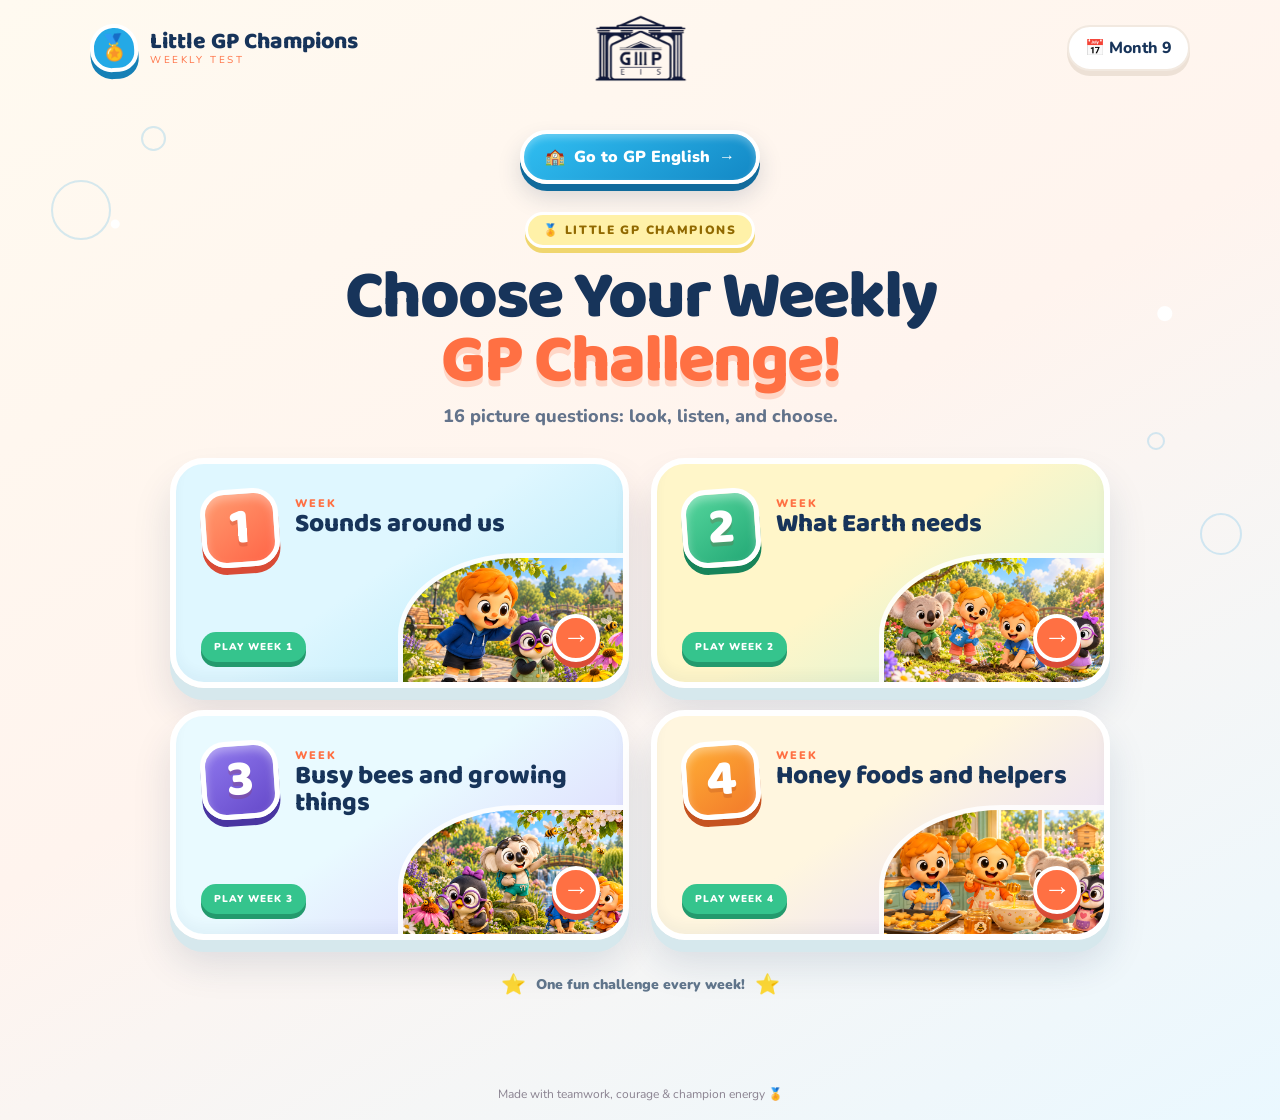
<file: index.html>
<!doctype html><html lang="en"><meta charset="utf-8"><meta name="viewport" content="width=device-width,initial-scale=1"><title>Month 9 · Level B</title><meta http-equiv="refresh" content="0;url=reports/level-b/index.html"><script>location.replace("reports/level-b/index.html"+location.search+location.hash)</script><a href="reports/level-b/index.html">Open Month 9 Level B</a></html>
</file>
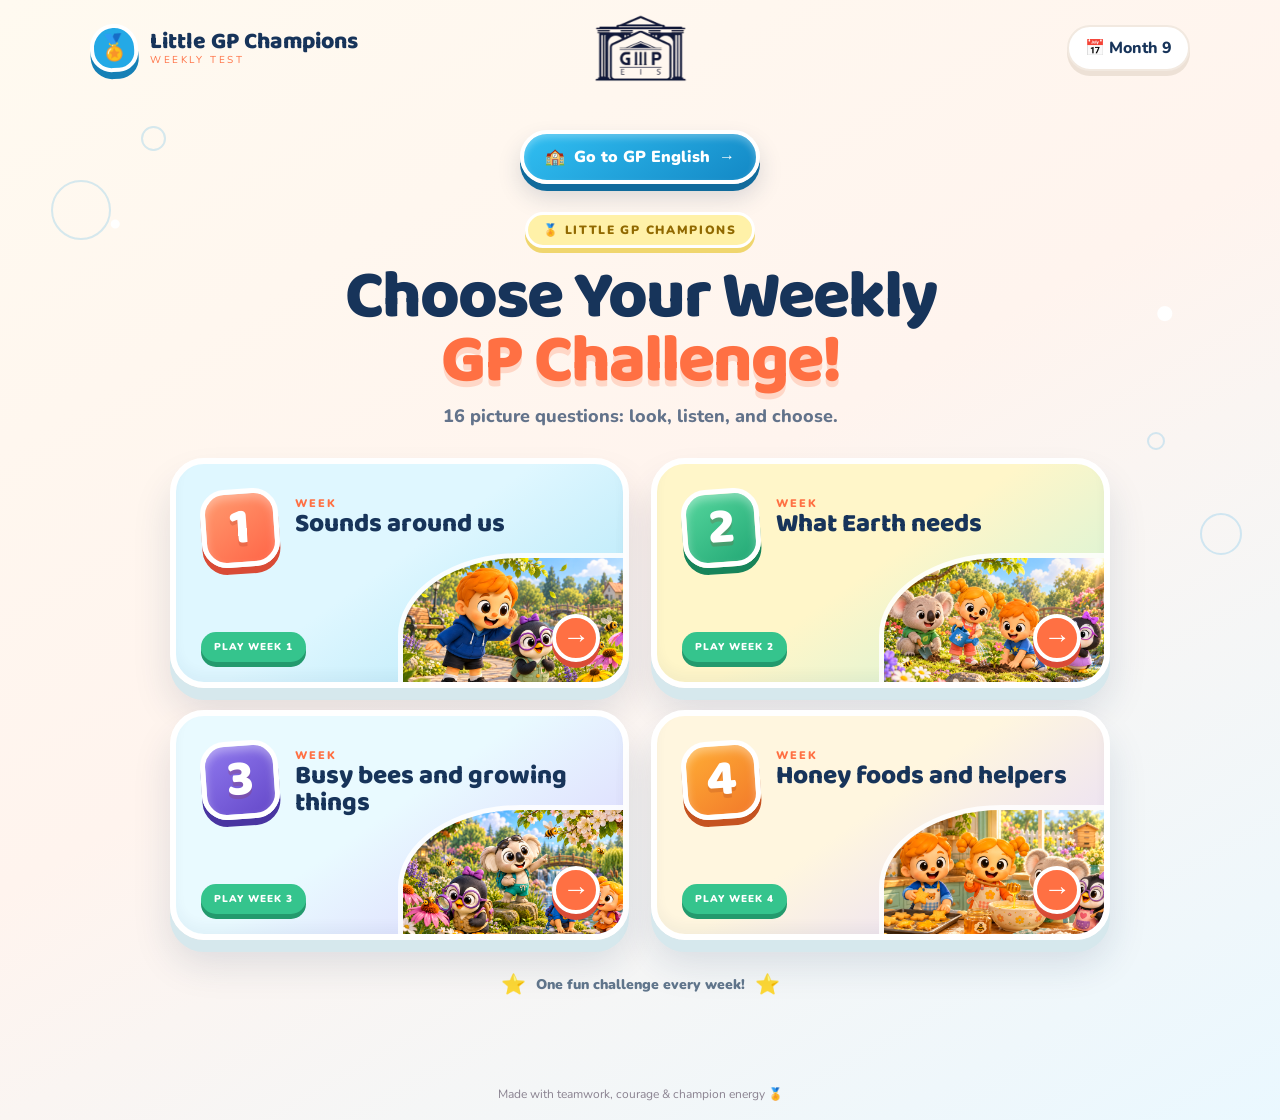
<file: reports/level-b/index.html>
<!doctype html>
<html lang="en">
<head>
  <meta charset="UTF-8" />
  <meta name="viewport" content="width=device-width, initial-scale=1.0" />
  <meta name="theme-color" content="#ff7a3d" />
  <meta name="description" content="Level B Month 9 weekly learning report with phonics words, key words and sentences, comprehension, and math." />
  <title>Level B Month 9 Weekly Report</title>
  <link rel="preconnect" href="https://fonts.googleapis.com" />
  <link rel="preconnect" href="https://fonts.gstatic.com" crossorigin />
  <link href="https://fonts.googleapis.com/css2?family=Baloo+2:wght@600;700;800&family=Nunito:wght@600;700;800&display=swap" rel="stylesheet" />
  <link rel="stylesheet" href="styles.css?v=4da3e5a7cd" />
</head>
<body>
  <div class="bubble-field" aria-hidden="true"><i></i><i></i><i></i><i></i><i></i></div>
  <main class="app-shell">
    <header class="brand">
      <a href="#welcome" id="home-logo" class="logo" aria-label="Return to the Little GP Champions opening page">
        <span class="logo-mark">🏅</span>
        <span><strong>Little GP Champions</strong><small>Weekly Test</small></span>
      </a>
      <img class="school-logo" src="assets/reused/images/gip-eis-logo.webp" alt="GIP EIS school logo" decoding="async" />
      <div id="week-pill" class="week-pill">📅 Month 9</div>
    </header>

    <section id="week-select" class="screen week-select-screen active" aria-labelledby="week-select-title">
      <a class="gp-english-link" href="https://www.gpeisenglish.com/copy-of-level-b-weekly-08">
        <span aria-hidden="true">🏫</span> Go to GP English <span aria-hidden="true">→</span>
      </a>
      <div class="week-select-heading">
        <span class="week-select-kicker">🏅 LITTLE GP CHAMPIONS</span>
        <h1 id="week-select-title">Choose Your Weekly<br /><em>GP Challenge!</em></h1>
        <p>16 picture questions: look, listen, and choose.</p>
      </div>
      <div class="week-grid" aria-label="Choose a weekly test">
        <button id="week-1-btn" class="week-card week-card-ready" type="button" aria-label="Open the Week 1 weekly test">
          <span class="week-number">1</span>
          <span class="week-card-copy"><small>WEEK</small><strong>Week 1</strong></span>
          <span class="week-card-arrow" aria-hidden="true">→</span>
          <img alt="" aria-hidden="true" decoding="async" />
          <span class="ready-ribbon">PLAY WEEK 1</span>
        </button>
        <button id="week-2-btn" class="week-card week-card-ready week-two" type="button" aria-label="Open the Week 2 weekly test">
          <span class="week-number">2</span>
          <span class="week-card-copy"><small>WEEK</small><strong>Week 2</strong></span>
          <span class="week-card-arrow" aria-hidden="true">→</span>
          <img alt="" aria-hidden="true" decoding="async" />
          <span class="ready-ribbon">PLAY WEEK 2</span>
        </button>
        <button id="week-3-btn" class="week-card week-card-ready week-three" type="button" aria-label="Open the Week 3 weekly test">
          <span class="week-number">3</span>
          <span class="week-card-copy"><small>WEEK</small><strong>Week 3</strong></span>
          <span class="week-card-arrow" aria-hidden="true">→</span>
          <img alt="" aria-hidden="true" decoding="async" />
          <span class="ready-ribbon">PLAY WEEK 3</span>
        </button>
        <button id="week-4-btn" class="week-card week-card-ready week-four" type="button" aria-label="Open the Week 4 weekly test">
          <span class="week-number">4</span>
          <span class="week-card-copy"><small>WEEK</small><strong>Week 4</strong></span>
          <span class="week-card-arrow" aria-hidden="true">→</span>
          <img alt="" aria-hidden="true" decoding="async" />
          <span class="ready-ribbon">PLAY WEEK 4</span>
        </button>
      </div>
      <div class="week-select-footer"><span>⭐</span> One fun challenge every week! <span>⭐</span></div>
    </section>

    <section id="welcome" class="screen welcome-screen" aria-labelledby="welcome-title">
      <div class="hero-copy">
        <button id="all-weeks-btn" class="all-weeks-btn" type="button"><span aria-hidden="true">←</span> All Weeks</button>
        <h1 id="welcome-title">Ready for Your Weekly<br /><em>GP Challenge?</em></h1>
        <p>16 questions with pictures and listening.</p>
        <label class="name-label" for="student-name">Your name</label>
        <div class="name-row">
          <input id="student-name" maxlength="20" autocomplete="given-name" placeholder="Type your name..." />
          <button id="start-btn" class="primary-btn" type="button">Let’s Go! <span>→</span></button>
        </div>
        <p id="week-learning-summary" class="week-learning-summary"></p>
        <div class="lesson-chips" aria-label="Test sections">
          <span class="pink">Aa <b>Phonics</b></span><span class="yellow">💬 <b>Words &amp; Sentences</b></span>
          <span class="blue">📖 <b>Comprehension</b></span><span class="green">123 <b>Math</b></span>
        </div>
      </div>
      <div class="grooming-scene report-hero-scene" aria-label="GP Friends welcome Level B learners">
        <div class="level-badge"><span>⭐</span><b>LEVEL B</b><small>GP Friends</small></div>
        <img id="week-hero-image" class="cycling-friends-hero" alt="GP Friends welcome the learner" decoding="async" fetchpriority="high" />
        <div class="scene-sparkles" aria-hidden="true"><span>⭐</span><span>⚽</span><span>✦</span><span>🎾</span></div>
      </div>
    </section>

    <section id="quiz" class="screen quiz-screen" aria-labelledby="question-text">
      <div class="quiz-top">
        <button id="quit-btn" class="icon-btn" type="button" aria-label="Return to start">⌂</button>
        <div class="progress-wrap">
          <div class="progress-label"><span id="section-label">Phonics</span><b id="progress-label">1 of 16</b></div>
          <div class="progress-track"><div id="progress-bar"></div></div>
        </div>
        <div id="question-paw" class="paw-count">🏅 <span>1</span></div>
      </div>
      <article class="question-card">
        <div id="mascot" class="mini-mascot" aria-hidden="true">🏀</div>
        <div id="question-tag" class="question-tag">PHONICS WORD</div>
        <h2 id="question-text"></h2>
        <p id="question-hint" class="question-hint"></p>
        <div id="question-visual" class="question-visual" hidden></div>
        <img id="question-image" class="question-image" alt="" hidden />
        <strong id="question-image-label" class="question-image-label" hidden></strong>
        <button id="question-listen-btn" class="choice-listen question-listen" type="button" aria-label="Listen to the question again"><span aria-hidden="true">🔊</span> Hear the question</button>
        <div id="choices" class="choices"></div>
        <div id="feedback" class="feedback" role="status" aria-live="polite"></div>
        <div id="practice-popup" class="practice-popup" role="status" aria-live="polite" hidden>
          <div><small>OPTIONAL: LISTEN AGAIN</small><strong id="practice-text"></strong></div>
          <button id="practice-replay" class="practice-speaker" type="button" aria-label="Hear the answer again" title="Listen again">🔊</button>
        </div>
        <button id="next-btn" class="primary-btn next-btn" type="button">Next question <span>→</span></button>
      </article>
      <p class="helper-text">Choose the answer that feels right. You’ve got this! 🌟</p>
    </section>

    <section id="results" class="screen results-screen" aria-labelledby="results-title">
      <div class="celebration" aria-hidden="true">✦ 🎉 ✦</div>
      <div class="results-heading">
        <div class="medal">🏅</div>
        <div><div class="eyebrow">You crossed the finish line!</div><h1 id="results-title">Amazing work!</h1><p id="student-report-name" class="student-report-name"></p><p id="results-message"></p></div>
      </div>
      <div class="results-layout no-dressup">
        <button id="dressup-card" class="dressup-card" type="button" aria-haspopup="dialog" disabled hidden>
          <span class="dressup-badge">NEW REWARD</span>
          <span class="dressup-title">GP Friends Dress-Up</span>
          <img class="dressup-gift" src="assets/reused/images/kids-3d-present-box.webp" alt="A colorful present box containing the GP Friend dress-up reward" loading="lazy" decoding="async" />
          <span class="dressup-prompt">Tap to open the locker →</span>
        </button>
        <div class="report-main">
          <div class="results-grid">
            <article class="score-card">
              <div class="score-ring"><span id="score-number">0</span><small id="score-denominator">/ 16</small></div>
              <h2 id="score-title">Champion!</h2><p id="score-note"></p>
            </article>
            <article class="chart-card">
              <div class="card-title"><div><span class="mini-label">YOUR GP RESULTS</span><h2>Skills at a glance</h2></div><span id="percent-badge">0%</span></div>
              <div id="skill-chart" class="skill-chart"></div>
            </article>
          </div>
          <article class="analysis-card">
            <div class="analysis-icon">📣</div><div><span class="mini-label">GP FRIEND’S NOTE</span><h2>Your next learning step</h2><p id="analysis-text"></p></div>
          </article>
        </div>
      </div>
      <details class="review-card">
        <summary>See all my answers <span>⌄</span></summary>
        <div id="answer-review" class="answer-review"></div>
      </details>
      <div class="result-actions"><button id="print-btn" class="secondary-btn" type="button">🖨 Print report</button><button id="restart-btn" class="secondary-btn" type="button">↻ Try again</button><button id="capture-btn" class="camera-btn" type="button">📸 Capture report</button></div>
    </section>
  </main>
  <footer>Made with teamwork, courage & champion energy 🏅</footer>
  <div id="capture-modal" class="capture-modal" role="dialog" aria-modal="true" aria-labelledby="capture-title" hidden>
    <div class="capture-dialog">
      <button id="capture-close" class="capture-close" type="button" aria-label="Close report preview">×</button>
      <div class="eyebrow">Your report picture</div>
      <h2 id="capture-title">Ready to save or share!</h2>
      <div class="capture-preview"><img id="capture-image" alt="Preview of the captured weekly test report" /></div>
      <p id="share-note" class="share-note">Download it to this device or share it using an available app.</p>
      <div class="capture-actions"><button id="download-capture" class="secondary-btn" type="button">⬇ Download</button><button id="share-capture" class="primary-btn" type="button">Share report ↗</button></div>
    </div>
  </div>
  <div id="dressup-modal" class="dressup-modal" role="dialog" aria-modal="true" aria-labelledby="dressup-title" hidden>
    <div class="dressup-dialog">
      <button id="dressup-close" class="capture-close" type="button" aria-label="Close dress-up activity">×</button>
      <div class="dressup-modal-heading"><div><div class="eyebrow">Your score reward</div><h2 id="dressup-title">Champion Dress-Up!</h2><p id="dressup-unlock-message"></p></div><button id="dressup-reset" class="secondary-btn dressup-reset" type="button">↻ Start over</button></div>
      <div class="dressup-game">
        <div id="character-dropzone" class="character-dropzone" tabindex="0" aria-label="Drop unlocked clothes and accessories on the character">
          <span class="drop-hint">Drag or tap an item to dress your GP Friend</span>
          <div class="character-stage">
            <img id="dressup-character" alt="GP Friend dress-up preview" loading="lazy" decoding="async" />
            <video id="dressup-celebration-video" class="dressup-video" playsinline preload="none" data-stream-lesson="report-dressup" aria-label="Dress-up celebration animation" hidden></video>
          </div>
          <div id="dressup-status" class="dressup-status" role="status" aria-live="polite">Choose your first unlocked item.</div>
          <button id="replay-clip" class="secondary-btn replay-clip" type="button" hidden>▶ Replay clip</button>
        </div>
        <div class="item-locker" aria-label="Dress-up items">
          <h3>My Locker</h3>
          <p>Unlocked items are ready to drag!</p>
          <div class="dressup-items">
            <button class="dressup-item locked" type="button" draggable="false" data-order="0" disabled aria-disabled="true"><span class="lock-mark" aria-hidden="true">🔒</span><img alt="" /><b>Reward item 1</b></button>
            <button class="dressup-item locked" type="button" draggable="false" data-order="1" disabled aria-disabled="true"><span class="lock-mark" aria-hidden="true">🔒</span><img alt="" /><b>Reward item 2</b></button>
            <button class="dressup-item locked" type="button" draggable="false" data-order="2" disabled aria-disabled="true"><span class="lock-mark" aria-hidden="true">🔒</span><img alt="" /><b>Reward item 3</b></button>
            <button class="dressup-item locked" type="button" draggable="false" data-order="3" disabled aria-disabled="true"><span class="lock-mark" aria-hidden="true">🔒</span><img alt="" /><b>Reward item 4</b></button>
          </div>
        </div>
      </div>
    </div>
  </div>
  <link rel="stylesheet" href="../../apps/shared/stream-player.css?v=d7e857f8fe36"><script src="../../apps/shared/vendor/hls-1.7.3.min.js?v=a12e7ee1cd64"></script><script src="../../apps/shared/stream-media.js?v=151a0c2eee8b"></script><script src="../../apps/shared/stream-player.js?v=99e993da6cfd"></script>
  <script src="report-period.js?v=c4a3de1f02"></script>
  <script src="assets/reused/vendor/html2canvas.min.js"></script>
  <script src="questions-month9.js?v=0c6ebce9d2"></script>
  <script src="dressup-month9.js?v=d7c10f70e8"></script>
  <script src="../shared/recorded-narration.js?v=ee9c266592"></script>
  <script src="script.js?v=84b2d32b94c1"></script>
</body>
</html>
</file>
<file: reports/level-b/styles.css>
:root{--ink:#17345a;--muted:#63738b;--cream:#fffaf0;--card:#fff;--pink:#ff7043;--pink-soft:#ffe5d8;--yellow:#ffc928;--yellow-soft:#fff1a8;--blue:#24a9e6;--blue-soft:#dff4ff;--green:#35c48d;--green-soft:#d9f7e9;--purple:#725bd6;--shadow:0 18px 50px rgba(26,62,105,.14)}
body .capture-export-stage{left:-20000px;pointer-events:none}
.hero-copy #welcome-title{margin-top:4px}.hero-copy #welcome-title em{display:inline-block;text-shadow:0 7px 0 #ffd0bd;transform:rotate(-2deg)}.hero-copy .name-label{margin-top:24px}.scene-sparkles span{position:absolute;z-index:6;display:grid;place-items:center;width:46px;height:46px;border:4px solid #fff;border-radius:50%;background:linear-gradient(145deg,#fff,#fff3b5);box-shadow:0 7px 0 #e7bd3e,0 13px 20px rgba(23,52,90,.18);font-size:23px}.scene-sparkles span:nth-child(1){left:-20px;top:78px;transform:rotate(-10deg)}.scene-sparkles span:nth-child(2){right:-18px;top:140px;transform:rotate(9deg)}.scene-sparkles span:nth-child(3){left:18px;bottom:30px;color:#ff7043;transform:scale(.78)}.scene-sparkles span:nth-child(4){right:28px;bottom:22px;transform:rotate(12deg) scale(.86)}
.sound-choice{background:linear-gradient(145deg,#fff,#e8f8ff)!important}.recorded-listen.speaking{border-color:var(--blue);color:#137dab;background:#dff4ff;animation:audioPulse .65s infinite alternate}@keyframes audioPulse{to{transform:translateY(-2px);box-shadow:inset 0 4px 8px rgba(255,255,255,.8),0 7px 0 #83d6f3,0 12px 20px rgba(36,169,230,.2)}}
.sound-choice:has(.sound-choice-picture){min-height:245px;padding:12px}.sound-choice .sound-choice-picture{width:min(180px,100%);height:auto;aspect-ratio:1;object-fit:cover;margin:0 auto 10px;border:4px solid #fff;border-radius:22px;box-shadow:0 6px 14px rgba(23,52,90,.13)}.sound-choice-label{font:900 19px "Nunito",sans-serif}.sound-choice small{margin-top:4px}
.sound-choice:has(.sound-choice-letter){min-height:230px;padding:16px}.sound-choice-letter{display:grid;place-items:center;width:150px;height:150px;margin:0 auto 8px;border:5px solid #fff;border-radius:34px;background:linear-gradient(145deg,#ffd862,#ff9f43);box-shadow:0 8px 0 #de7c21,0 14px 24px rgba(37,52,88,.2);color:#fff;font:900 112px/1 "Baloo 2",sans-serif;text-shadow:0 5px 0 rgba(105,54,15,.2)}
.sound-choice.listening-locked{border-color:#ddd6cf!important;background:linear-gradient(145deg,#f7f4f1,#ece7e2)!important;color:#8a8290;opacity:.72;box-shadow:inset 0 -5px 9px rgba(23,52,90,.035),0 4px 0 #d7d0ca!important;cursor:not-allowed}.recorded-listen.heard{border-color:var(--green);background:var(--green-soft);color:#277f62}.recorded-listen.heard b{display:grid;place-items:center;width:20px;height:20px;border-radius:50%;background:var(--green);color:#fff;font-size:12px}
.cycling-friends-hero{position:absolute;inset:0;width:100%;height:100%;object-fit:cover;border-radius:inherit}.report-hero-scene .welcome-podium{left:20%;right:20%;bottom:18px;height:58px;background:linear-gradient(145deg,rgba(255,141,91,.96),rgba(255,102,71,.96));backdrop-filter:blur(3px)}
.capture-export .score-card,.capture-export .chart-card,.capture-export .analysis-card{box-shadow:none!important;border:2px solid #eadfd7}.capture-export .dressup-card{box-shadow:none!important}
@media(max-width:760px){.report-hero-scene{min-height:450px!important}.character-card{top:78px;height:305px}.welcome-podium{bottom:26px;height:62px}.report-hero-scene .scene-tag{display:none}}
.report-hero-scene{overflow:visible!important;background:linear-gradient(145deg,#dff7ff,#bee9fb 55%,#fff1b7)!important;border:8px solid #fff;box-shadow:inset 0 0 0 7px rgba(36,169,230,.16),0 22px 0 #acddeb,0 34px 50px rgba(23,52,90,.2)!important}.level-badge{position:absolute;z-index:5;top:-28px;left:50%;transform:translateX(-50%) rotate(-2deg);display:grid;grid-template-columns:auto auto;align-items:center;gap:0 7px;padding:8px 22px;border:5px solid #fff;border-radius:22px;background:linear-gradient(145deg,#ffdd54,#ffad28);color:#17345a;box-shadow:0 8px 0 #e99520,0 14px 24px rgba(117,76,14,.2)}.level-badge span{grid-row:1/3;font-size:27px}.level-badge b{font:800 20px/1 "Baloo 2"}.level-badge small{font-weight:900;letter-spacing:1px}.character-card{position:absolute;z-index:3;top:72px;width:46%;height:335px;padding:33px 10px 8px;border:6px solid #fff;border-radius:34px;background:#fff;box-shadow:inset 0 0 0 4px rgba(36,169,230,.12),0 14px 0 #9edbea,0 23px 32px rgba(23,52,90,.18);overflow:hidden}.character-card.boy-card{left:3%;transform:rotate(-4deg)}.character-card.girl-card{right:3%;transform:rotate(4deg);box-shadow:inset 0 0 0 4px rgba(255,112,67,.12),0 14px 0 #ffc4ad,0 23px 32px rgba(23,52,90,.18)}.character-card span{position:absolute;z-index:2;top:9px;left:50%;transform:translateX(-50%);padding:4px 14px;border-radius:99px;background:#17345a;color:#fff;font:800 13px "Baloo 2";letter-spacing:1px}.character-card img{width:100%;height:100%;object-fit:cover;border-radius:20px}.welcome-podium{position:absolute;z-index:4;left:14%;right:14%;bottom:35px;height:70px;display:grid;place-items:center;border:5px solid #fff;border-radius:20px 20px 35px 35px;background:linear-gradient(#ff8d5b,#ff6647);box-shadow:0 12px 0 #d94935,0 20px 28px rgba(91,42,29,.24)}.welcome-podium span{padding:7px 16px;border-radius:99px;background:#fff;color:#17345a;font:900 13px "Nunito";letter-spacing:1px}.report-hero-scene .scene-tag{z-index:6;left:-22px!important;bottom:-30px!important}.capture-export-stage{position:fixed;z-index:-9999;left:-20000px;top:0;width:1200px;padding:34px 40px;background:#fff9ef}.results-screen.capture-export{display:block!important;width:1120px!important;max-width:none!important;margin:0!important;padding:22px 28px 30px!important;background:linear-gradient(145deg,#fffaf0,#eefaff);font-family:"Nunito",sans-serif}.capture-export .celebration{font-size:22px;line-height:1;margin:0 0 4px}.capture-export .results-heading{margin:0 0 14px;gap:16px}.capture-export .results-heading h1{font-size:38px;margin:0}.capture-export .results-heading .eyebrow{font-size:11px}.capture-export .results-heading p{font-size:12px}.capture-export .medal{width:72px;height:72px;font-size:42px;border-width:4px;box-shadow:0 6px 0 #ffd86d}.capture-export .results-layout{grid-template-columns:230px minmax(0,1fr);gap:16px}.capture-export .dressup-card{padding:16px 12px;min-height:0;border-width:3px;box-shadow:0 10px 0 #b4e9dc}.capture-export .dressup-title{font-size:20px;margin-top:7px}.capture-export .dressup-gift{max-width:145px;margin-top:2px;filter:none}.capture-export .dressup-prompt{font-size:10px;margin-top:7px;padding:6px 9px}.capture-export .results-grid{grid-template-columns:.75fr 1.7fr;gap:16px}.capture-export .score-card,.capture-export .chart-card{padding:20px}.capture-export .score-ring{width:118px;height:118px;border-width:7px;padding-top:30px}.capture-export .score-ring span{font-size:39px}.capture-export .score-card h2{font-size:22px;margin-top:10px}.capture-export .card-title h2,.capture-export .analysis-card h2{font-size:20px}.capture-export .skill-chart{margin-top:13px;gap:10px}.capture-export .skill-row{grid-template-columns:92px 1fr 34px;gap:10px;font-size:12px}.capture-export .bar-track{height:15px}.capture-export .analysis-card{margin-top:15px;padding:17px 21px;gap:14px}.capture-export .analysis-icon{width:50px;height:50px;font-size:29px}.capture-export .analysis-card p{font-size:12px;line-height:1.35}.capture-export .review-card,.capture-export .result-actions{display:none!important}body .primary-btn,body .camera-btn{border:3px solid rgba(255,255,255,.8);box-shadow:inset 0 5px 8px rgba(255,255,255,.25),0 7px 0 #d54c3a,0 12px 20px rgba(23,52,90,.16)!important}body .camera-btn{box-shadow:inset 0 5px 8px rgba(255,255,255,.25),0 7px 0 #1888bd,0 12px 20px rgba(23,52,90,.16)!important}body .secondary-btn,body .choice-listen{box-shadow:inset 0 4px 8px rgba(255,255,255,.8),0 5px 0 #ddd1c6,0 9px 15px rgba(23,52,90,.1)}body .question-card,body .score-card,body .chart-card,body .analysis-card,body .review-card{border:5px solid #fff;box-shadow:inset 0 -5px 10px rgba(23,52,90,.035),0 13px 0 rgba(208,224,230,.8),0 24px 45px rgba(23,52,90,.14)}body .choice{border-width:4px;box-shadow:inset 0 -6px 10px rgba(23,52,90,.04),0 7px 0 #ded5cd,0 12px 18px rgba(23,52,90,.1)}body .choice:hover:not(:disabled){box-shadow:inset 0 -6px 10px rgba(23,52,90,.04),0 9px 0 #9eddf3,0 15px 22px rgba(23,52,90,.13)}
.question-image{display:block;width:min(240px,70%);aspect-ratio:1;object-fit:cover;margin:0 auto 18px;border:5px solid #fff;border-radius:28px;box-shadow:0 8px 22px rgba(45,91,120,.16)}.question-image.wide{width:min(560px,96%);aspect-ratio:16/9;object-fit:contain;background:#fff}.question-image[hidden]{display:none}
.question-image-label{display:table;position:relative;z-index:2;margin:-72px auto 30px;padding:10px 22px;border:4px solid #fff;border-radius:999px;background:linear-gradient(145deg,#7858d8,#5139ac);color:#fff;font-size:clamp(16px,2.5vw,23px);font-weight:1000;letter-spacing:.06em;line-height:1;box-shadow:0 6px 0 #392887,0 10px 20px rgba(55,39,132,.22)}.question-image-label[hidden]{display:none}
.question-visual{margin:0 auto 22px}.question-visual[hidden]{display:none}.number-comparison{display:flex;align-items:center;justify-content:center;gap:28px}.math-number{display:grid;place-items:center;width:130px;height:130px;border-radius:30px;color:#fff;font:800 94px/1 "Baloo 2";text-shadow:0 5px 0 rgba(20,52,90,.28),0 9px 16px rgba(20,52,90,.22);border:6px solid rgba(255,255,255,.8);box-shadow:inset 0 10px 12px rgba(255,255,255,.4),inset 0 -12px 15px rgba(20,52,90,.18),0 10px 0 #157dae,0 17px 24px rgba(20,52,90,.2);transform:rotate(-4deg)}.math-number.number-1{background:linear-gradient(145deg,#42c5ff,#168fd0)}.math-number.number-2{background:linear-gradient(145deg,#ff9870,#ff5e45);box-shadow:inset 0 10px 12px rgba(255,255,255,.4),inset 0 -12px 15px rgba(90,25,15,.16),0 10px 0 #d84432,0 17px 24px rgba(90,25,15,.18);transform:rotate(4deg)}.math-vs{color:var(--muted);font:800 22px "Baloo 2"}.pattern-strip{display:flex;align-items:center;justify-content:center;gap:12px}.pattern-tile{display:grid;place-items:center;width:120px;height:120px;border:4px solid #fff;border-radius:24px;background:#dff4ff;box-shadow:0 7px 0 #b7dcec;overflow:hidden}.pattern-tile img{width:100%;height:100%;object-fit:cover}.pattern-tile.empty{border:5px dashed #ff9c44;background:#fff7df;color:#ff7a3d;font:800 62px "Baloo 2";box-shadow:none}.choice-picture{display:block;width:110px;height:110px;object-fit:cover;margin:0 auto 7px;border-radius:20px}.choice:has(.choice-picture){padding:10px;min-height:170px}.choice>span{display:block}
@media(max-width:560px){.number-comparison{gap:13px}.math-number{width:96px;height:96px;border-radius:23px;font-size:70px}.pattern-strip{gap:6px}.pattern-tile{width:72px;height:72px;border-radius:16px}.pattern-tile.empty{font-size:42px}.choice-picture{width:88px;height:88px}}
.logo-mark{background:var(--blue)!important;box-shadow:0 7px 0 #1680b6!important}.grooming-scene{background:linear-gradient(145deg,#dff5ff,#bce8fb)!important}.pet{font-size:145px!important;top:105px!important}.shower{right:58px!important;top:48px!important;transform:rotate(8deg)!important}.tub{top:290px!important;width:330px!important;height:92px!important;background:repeating-linear-gradient(90deg,#ff7043 0 28px,#fff 28px 56px)!important;border-radius:15px!important;box-shadow:0 14px 0 #dc5730!important}.tub span{margin-top:19px!important;background:#17345a!important;color:#fff!important;letter-spacing:2px!important}.foam{top:242px!important;color:inherit!important;font-size:37px!important;letter-spacing:9px!important}.scene-tag{border-color:var(--green)!important}.mini-mascot{background:var(--yellow-soft)!important}
.results-heading .student-report-name{display:inline-block;margin:0 0 5px;padding:5px 14px;border-radius:99px;background:var(--pink-soft);color:#c9485d;font:800 18px "Baloo 2"}
.practice-popup{display:flex;align-items:center;justify-content:center;gap:14px;width:min(560px,100%);margin:12px auto 20px;padding:15px 20px;border:4px solid #fff;border-radius:22px;background:linear-gradient(145deg,#fff3a9,#ffd45f);color:var(--ink);box-shadow:inset 0 4px 8px rgba(255,255,255,.65),0 7px 0 #e7aa2e,0 13px 24px rgba(80,58,20,.16);text-align:left;animation:practice-pop .35s cubic-bezier(.2,1.5,.5,1)}.practice-popup[hidden]{display:none}.practice-speaker{display:grid;place-items:center;flex:0 0 auto;width:49px;height:49px;padding:0;border:3px solid #fff;border-radius:50%;background:var(--blue);font-size:25px;box-shadow:0 4px 0 #238abb;cursor:pointer;transition:.15s transform,.15s box-shadow}.practice-speaker:hover{transform:translateY(-2px);box-shadow:0 6px 0 #238abb}.practice-speaker:active{transform:translateY(3px);box-shadow:0 1px 0 #238abb}.practice-speaker:focus-visible{outline:4px solid var(--pink);outline-offset:3px}.practice-popup div{display:grid;flex:1;gap:2px}.practice-popup small{color:#9a6810;font-size:10px;font-weight:900;letter-spacing:1.5px}.practice-popup strong{font:800 clamp(18px,3vw,25px)/1.18 "Baloo 2"}@keyframes practice-pop{from{opacity:0;transform:translateY(12px) scale(.92)}to{opacity:1;transform:none}}
.answer-celebration{position:relative;z-index:4;transform-origin:center;will-change:transform,filter;outline:6px solid rgba(255,201,40,.45);outline-offset:5px}.fx-letter-pop{animation:letterAnswerPop 2.6s cubic-bezier(.2,.9,.25,1) both}.fx-octopus-wave{animation:octopusAnswerWave 2.6s ease-in-out both}.fx-olive-roll{animation:oliveAnswerRoll 2.6s ease-in-out both}.fx-omelet-hop{animation:omeletAnswerHop 2.6s cubic-bezier(.3,.8,.25,1) both}.fx-sentence-shine{animation:sentenceAnswerShine 2.6s ease-in-out both}.fx-sport-cheer{animation:sportAnswerCheer 2.6s ease-in-out both}.fx-picture-cheer{animation:pictureAnswerCheer 2.6s cubic-bezier(.25,.8,.3,1) both}.fx-sort-snap{animation:sortAnswerSnap 2.6s cubic-bezier(.2,.9,.25,1) both}.fx-number-jump{animation:numberAnswerJump 2.6s cubic-bezier(.25,.8,.25,1) both}.correct-spark-burst{position:absolute;z-index:3;inset:0;overflow:hidden;border-radius:34px;pointer-events:none}.correct-spark-burst span{--angle:calc(var(--spark)*45deg);position:absolute;left:50%;top:48%;color:#ffc928;font-size:clamp(20px,4vw,38px);text-shadow:0 3px 0 #fff;opacity:0;animation:sparkFly 1.25s ease-out calc(var(--spark)*.055s) 2}.correct-spark-burst span:nth-child(3n){color:#35c48d}.correct-spark-burst span:nth-child(3n+2){color:#24a9e6}@keyframes letterAnswerPop{0%{transform:scale(1) rotate(0);filter:none}18%{transform:scale(1.14) rotate(-8deg);filter:drop-shadow(0 12px 10px rgba(255,201,40,.45))}36%{transform:scale(1.07) rotate(8deg)}54%{transform:scale(1.14) rotate(-5deg)}72%{transform:scale(1.06) rotate(4deg)}100%{transform:scale(1) rotate(0);filter:none}}@keyframes octopusAnswerWave{0%,100%{transform:translateY(0) rotate(0);filter:none}20%{transform:translateY(-15px) rotate(-5deg);filter:saturate(1.15) drop-shadow(0 14px 10px rgba(36,169,230,.28))}40%{transform:translateY(-5px) rotate(5deg)}60%{transform:translateY(-14px) rotate(-4deg)}80%{transform:translateY(-4px) rotate(3deg)}}@keyframes oliveAnswerRoll{0%,100%{transform:translateX(0) rotate(0);filter:none}20%{transform:translateX(-18px) rotate(-9deg);filter:saturate(1.18) drop-shadow(0 13px 10px rgba(53,196,141,.3))}40%{transform:translateX(16px) rotate(8deg)}60%{transform:translateX(-11px) rotate(-6deg)}80%{transform:translateX(7px) rotate(4deg)}}@keyframes omeletAnswerHop{0%,100%{transform:translateY(0) scale(1);filter:none}18%{transform:translateY(-24px) scale(1.05,.96);filter:saturate(1.18) drop-shadow(0 18px 10px rgba(255,112,67,.25))}34%{transform:translateY(0) scale(.98,1.04)}52%{transform:translateY(-14px) scale(1.03,.98)}68%{transform:translateY(0) scale(.99,1.02)}84%{transform:translateY(-7px)}}@keyframes sentenceAnswerShine{0%,100%{transform:scale(1);filter:none}20%{transform:scale(1.07) rotate(-2deg);filter:brightness(1.08) saturate(1.18) drop-shadow(0 0 18px rgba(255,201,40,.75))}40%{transform:scale(1.03) rotate(2deg);filter:brightness(1.14) saturate(1.2) drop-shadow(0 0 28px rgba(255,201,40,.9))}60%{transform:scale(1.07) rotate(-1deg);filter:brightness(1.08) saturate(1.16) drop-shadow(0 0 18px rgba(36,169,230,.55))}80%{transform:scale(1.03) rotate(1deg)}}@keyframes sportAnswerCheer{0%,100%{transform:scale(1) rotate(0);filter:none}18%{transform:scale(1.06) rotate(-2deg);filter:saturate(1.18) drop-shadow(0 14px 13px rgba(36,169,230,.32))}36%{transform:scale(1.03) rotate(2deg)}54%{transform:scale(1.07) rotate(-1.5deg)}72%{transform:scale(1.03) rotate(1.5deg)}90%{transform:scale(1.05)}}@keyframes pictureAnswerCheer{0%,100%{transform:translateY(0) scale(1);filter:none}20%{transform:translateY(-15px) scale(1.035) rotate(-1.5deg);filter:saturate(1.14) drop-shadow(0 15px 12px rgba(53,196,141,.28))}40%{transform:translateY(-3px) scale(1.02) rotate(1.5deg)}60%{transform:translateY(-12px) scale(1.04) rotate(-1deg)}80%{transform:translateY(-2px) scale(1.015) rotate(1deg)}}@keyframes sortAnswerSnap{0%,100%{transform:scale(1);filter:none}18%{transform:scale(1.075) rotate(-2deg);filter:saturate(1.18) drop-shadow(0 16px 12px rgba(114,91,214,.28))}34%{transform:scale(1.02) rotate(2deg)}52%{transform:scale(1.065) rotate(-1deg)}70%{transform:scale(1.025) rotate(1deg)}88%{transform:scale(1.045)}}@keyframes numberAnswerJump{0%,100%{transform:translateY(0) scale(1);filter:none}18%{transform:translateY(-22px) scale(1.08,.95);filter:drop-shadow(0 18px 10px rgba(255,201,40,.38))}34%{transform:translateY(0) scale(.97,1.05)}50%{transform:translateY(-13px) scale(1.05,.97)}66%{transform:translateY(0) scale(.99,1.02)}82%{transform:translateY(-6px)}}@keyframes sparkFly{0%{opacity:0;transform:translate(-50%,-50%) rotate(0) scale(.35)}15%{opacity:1}70%{opacity:1}100%{opacity:0;transform:translate(calc(-50% + cos(var(--angle))*210px),calc(-50% + sin(var(--angle))*180px)) rotate(220deg) scale(1.15)}}@media(prefers-reduced-motion:reduce){.answer-celebration,.correct-spark-burst span{animation:none!important}.answer-celebration{outline-color:var(--yellow)}}
.choice-wrap{display:flex;flex-direction:column;gap:10px}.choice-wrap .choice{width:100%}.choice-listen{align-self:center;display:inline-flex;align-items:center;gap:7px;padding:8px 14px;border:2px solid #cdeaf8;border-radius:99px;background:var(--blue-soft);color:#287da7;font-weight:900;font-size:13px;cursor:pointer;box-shadow:0 3px 0 #b9dfef;transition:.2s transform,.2s box-shadow}.choice-listen span{font-size:17px}.choice-listen:hover{transform:translateY(-2px);box-shadow:0 5px 0 #b9dfef}.choice-listen:active{transform:translateY(2px);box-shadow:0 1px 0 #b9dfef}.choice-listen.speaking{background:var(--yellow-soft);border-color:#ffe184;color:#936d09}
.choice-ball-group{display:grid!important;grid-template-columns:repeat(3,minmax(0,1fr));align-items:center;gap:4px;width:min(300px,100%);margin:auto}.choice-ball-group img{display:block;width:100%;aspect-ratio:1;object-fit:contain}.choice:has(.choice-ball-group){min-height:230px;padding:12px;background:linear-gradient(145deg,#fff,#f6fbff)}@media(max-width:560px){.choice-ball-group{width:min(245px,100%);gap:2px}.choice:has(.choice-ball-group){min-height:205px;padding:9px}}
.question-listen{margin:0 0 25px;padding:10px 17px;font-size:14px}
.results-layout{display:grid;grid-template-columns:270px minmax(0,1fr);gap:20px;align-items:stretch}.report-main{min-width:0}.dressup-card{position:relative;display:flex;flex-direction:column;align-items:center;justify-content:center;min-height:100%;padding:28px 22px;border:3px solid #bfe8d5;border-radius:28px;background:linear-gradient(155deg,#e9fff4,#dff5ff);color:var(--ink);box-shadow:var(--shadow);cursor:pointer;overflow:hidden;transition:.25s transform,.25s box-shadow,.25s border-color}.dressup-card::before,.dressup-card::after{content:"";position:absolute;border-radius:50%;background:rgba(255,255,255,.55)}.dressup-card::before{width:90px;height:90px;left:-35px;top:-30px}.dressup-card::after{width:65px;height:65px;right:-22px;bottom:-18px}.dressup-card:hover{transform:translateY(-4px);box-shadow:0 23px 55px rgba(26,62,105,.2);border-color:var(--green)}.dressup-card:focus-visible{outline:5px solid var(--yellow-soft);outline-offset:3px}.dressup-badge{position:relative;z-index:1;padding:5px 10px;border-radius:99px;background:var(--green);color:#fff;font-size:10px;font-weight:900;letter-spacing:1.4px}.dressup-title{position:relative;z-index:1;margin-top:12px;font:800 25px "Baloo 2"}.athlete-figure{position:relative;z-index:1;font-size:98px;line-height:1.2;margin:8px 0}.outfit-row{position:relative;z-index:1;font-size:31px;letter-spacing:7px}.dressup-prompt{position:relative;z-index:1;margin-top:16px;padding:9px 13px;border-radius:99px;background:#fff;color:#277f62;font-size:12px;font-weight:900}.dressup-details{position:relative;z-index:1;display:none;margin-top:13px;color:var(--muted);font-size:12px;line-height:1.45}.dressup-card.open{border-color:var(--yellow);background:linear-gradient(155deg,#fff6c9,#e8fff5)}.dressup-card.open .dressup-details{display:block}.dressup-card.open .dressup-prompt{background:var(--yellow);color:var(--ink)}
.dressup-gift{position:relative;z-index:1;display:block;width:100%;max-width:225px;aspect-ratio:1;object-fit:contain;margin:7px auto 0;border-radius:22px;filter:drop-shadow(0 12px 12px rgba(23,52,90,.16));transition:.25s transform}.dressup-gift.character-reward{background:#fff;padding:3px}.dressup-card:hover .dressup-gift{transform:scale(1.035) rotate(-1deg)}
.dressup-modal{position:fixed;inset:0;z-index:1100;display:grid;place-items:center;padding:18px;background:rgba(23,52,90,.76);backdrop-filter:blur(8px)}.dressup-modal[hidden]{display:none}.dressup-dialog{position:relative;width:min(1050px,100%);max-height:94vh;overflow:auto;padding:30px;border:5px solid #fff;border-radius:32px;background:linear-gradient(145deg,#fffaf0,#e8f8ff);box-shadow:0 28px 90px rgba(13,29,52,.42)}.dressup-modal-heading{display:flex;align-items:center;justify-content:space-between;gap:20px;padding-right:45px;margin-bottom:18px}.dressup-modal-heading h2{font:800 34px "Baloo 2";margin:2px 0}.dressup-modal-heading p{margin:0;color:var(--muted);font-weight:800}.dressup-reset{padding:11px 16px;white-space:nowrap}.dressup-game{display:grid;grid-template-columns:minmax(0,1.25fr) minmax(300px,.75fr);gap:20px}.character-dropzone{position:relative;min-height:560px;display:flex;flex-direction:column;align-items:center;justify-content:center;padding:45px 20px 18px;border:4px dashed #acdcec;border-radius:28px;background:#fff;transition:.2s border-color,.2s background}.character-dropzone.drag-over{border-color:var(--green);background:#effff7}.character-dropzone img,.dressup-video{display:block;width:100%;max-width:510px;max-height:500px;object-fit:contain;border-radius:20px}.dressup-video[hidden]{display:none}.drop-hint{position:absolute;top:14px;padding:7px 13px;border-radius:99px;background:var(--blue-soft);color:#287da7;font-size:12px;font-weight:900}.dressup-status{min-height:28px;margin-top:6px;color:#277f62;font-weight:900;text-align:center}.item-locker{padding:22px;border:3px solid #fff;border-radius:28px;background:rgba(255,255,255,.72)}.item-locker h3{font:800 25px "Baloo 2";margin:0}.item-locker>p{color:var(--muted);font-size:12px;font-weight:800;margin:0 0 14px}.dressup-items{display:grid;grid-template-columns:1fr 1fr;gap:12px}.dressup-item{position:relative;min-width:0;padding:8px;border:3px solid #d8edf5;border-radius:19px;background:#fff;color:var(--ink);cursor:grab;overflow:hidden;transition:.2s transform,.2s border-color,.2s box-shadow}.dressup-item img{display:block;width:100%;aspect-ratio:1;object-fit:contain;border-radius:12px}.dressup-item b{display:block;padding:4px;font-size:13px}.dressup-item:not(.locked):hover{transform:translateY(-3px);border-color:var(--blue);box-shadow:0 7px 15px rgba(36,169,230,.15)}.dressup-item:active{cursor:grabbing}.dressup-item.locked{filter:grayscale(.9);opacity:.55;cursor:not-allowed}.dressup-item.applied{border-color:var(--green);background:var(--green-soft);cursor:default}.lock-mark{display:none;position:absolute;z-index:2;right:8px;top:8px;width:32px;height:32px;border-radius:50%;background:#fff;place-items:center;box-shadow:0 3px 8px rgba(20,30,50,.2)}.dressup-item.locked .lock-mark{display:grid}@media(max-width:760px){.dressup-modal{padding:8px}.dressup-dialog{padding:22px 13px}.dressup-modal-heading{align-items:flex-start;flex-direction:column;padding-right:45px}.dressup-modal-heading h2{font-size:28px}.dressup-game{grid-template-columns:1fr}.character-dropzone{min-height:410px}.character-dropzone img,.dressup-video{max-height:350px}.item-locker{padding:15px}.dressup-items{grid-template-columns:repeat(4,1fr)}.dressup-item{padding:5px}.dressup-item b{font-size:10px}}@media(max-width:480px){.dressup-items{grid-template-columns:1fr 1fr}}
.character-stage{position:relative;width:100%;max-width:510px}.character-stage #dressup-character{width:100%;max-width:none}.character-stage .dressup-video{position:absolute;z-index:3;inset:0;width:100%;height:100%;max-width:none;max-height:none;object-fit:cover;object-position:center;background:#fff}.character-stage .dressup-video[hidden]{display:none}
.replay-clip{margin-top:6px;padding:10px 17px;font-size:13px}.replay-clip[hidden]{display:none}
.brand{display:grid!important;grid-template-columns:1fr auto 1fr;gap:20px}.school-logo{display:block;width:112px;height:76px;object-fit:contain;justify-self:center;mix-blend-mode:multiply}.week-pill{justify-self:end}@media(max-width:620px){.brand{grid-template-columns:1fr auto;gap:10px;height:auto!important;padding:10px 0}.school-logo{grid-column:1/-1;grid-row:1;width:90px;height:58px}.logo{grid-column:1;grid-row:2}.week-pill{grid-column:2;grid-row:2}.logo strong{font-size:17px}.logo-mark{width:41px;height:41px;font-size:21px}}
@media(max-width:760px){.results-layout{grid-template-columns:1fr}.dressup-card{min-height:340px}.report-main{width:100%}}
@media print{.results-layout{grid-template-columns:210px minmax(0,1fr);gap:14px;break-inside:avoid}.dressup-card{padding:16px 12px;min-height:0;box-shadow:none;border-width:2px}.dressup-title{font-size:19px;margin-top:7px}.dressup-gift{max-width:135px;margin-top:2px;filter:none}.dressup-prompt{font-size:9px;margin-top:8px;padding:5px 8px}.dressup-details{font-size:9px}.dressup-badge{font-size:8px}.report-main{min-width:0}}
.camera-btn{border:0;border-radius:16px;padding:16px 22px;background:var(--blue);color:#fff;font-weight:900;font-size:16px;cursor:pointer;box-shadow:0 7px 0 #3499c9;transition:.2s transform,.2s box-shadow}.camera-btn:hover{transform:translateY(-2px);box-shadow:0 9px 0 #3499c9}.camera-btn:active{transform:translateY(5px);box-shadow:0 2px 0 #3499c9}.camera-btn:disabled{opacity:.65;cursor:wait}.capture-modal{position:fixed;inset:0;z-index:1000;display:grid;place-items:center;padding:20px;background:rgba(34,43,65,.72);backdrop-filter:blur(7px)}.capture-modal[hidden]{display:none}.capture-dialog{position:relative;width:min(760px,100%);max-height:92vh;overflow:auto;padding:32px;border:5px solid #fff;border-radius:30px;background:var(--cream);box-shadow:0 25px 80px rgba(25,31,49,.35);text-align:center}.capture-dialog h2{font:800 31px "Baloo 2";margin:4px 0 17px}.capture-close{position:absolute;right:16px;top:14px;width:42px;height:42px;border:2px solid #eadfd7;border-radius:50%;background:#fff;color:var(--ink);font-size:28px;line-height:1;cursor:pointer}.capture-preview{max-height:53vh;overflow:auto;padding:10px;border:3px solid #e8ded5;border-radius:20px;background:#fff}.capture-preview img{display:block;width:100%;height:auto;border-radius:12px}.share-note{color:var(--muted);font-size:13px;font-weight:700}.capture-actions{display:flex;justify-content:center;gap:12px;margin-top:14px}
*{box-sizing:border-box}html{scroll-behavior:smooth}body{margin:0;min-height:100vh;background:radial-gradient(circle at 9% 20%,#fff 0 4px,transparent 5px),radial-gradient(circle at 91% 28%,#fff 0 7px,transparent 8px),linear-gradient(150deg,#fffaf0 0%,#fff4ee 48%,#eaf8ff 100%);color:var(--ink);font-family:"Nunito",sans-serif;overflow-x:hidden}.app-shell{width:min(1100px,calc(100% - 32px));margin:auto;position:relative}.brand{height:96px;display:flex;align-items:center;justify-content:space-between}.logo{display:flex;align-items:center;gap:12px;text-decoration:none;color:var(--ink)}.logo-mark{display:grid;place-items:center;width:48px;height:48px;background:var(--pink);border:4px solid #fff;border-radius:50% 50% 42% 45%;box-shadow:0 7px 0 #e55a70;font-size:25px;transform:rotate(-4deg)}.logo strong,.logo small{display:block}.logo strong{font:800 23px/1 "Baloo 2"}.logo small{text-transform:uppercase;letter-spacing:2.6px;font-size:10px;color:var(--pink)}.week-pill,.paw-count{background:#fff;border:2px solid #f2e9e0;border-radius:99px;padding:10px 16px;font-weight:800;box-shadow:0 5px 0 #ede1d6}.screen{display:none}.screen.active{display:block}.welcome-screen.active{display:grid;grid-template-columns:1.05fr .95fr;align-items:center;min-height:calc(100vh - 154px);gap:65px;padding:35px 20px 70px}.eyebrow,.mini-label{color:var(--pink);font-weight:900;letter-spacing:1.7px;text-transform:uppercase;font-size:13px}.hero-copy h1,.results-heading h1{font:800 clamp(44px,6vw,74px)/.99 "Baloo 2";letter-spacing:-2.5px;margin:16px 0}.hero-copy h1 em{font-style:normal;color:var(--pink);position:relative}.hero-copy p{font-size:19px;line-height:1.6;max-width:560px;color:var(--muted)}.name-label{display:block;font-weight:900;margin:28px 0 8px}.name-row{display:flex;gap:10px}.name-row input{min-width:0;flex:1;border:3px solid #eadfd7;border-radius:16px;padding:15px 17px;font:700 16px "Nunito";outline:none;background:#fff}.name-row input:focus{border-color:var(--blue);box-shadow:0 0 0 4px var(--blue-soft)}button{font-family:inherit}.primary-btn,.secondary-btn{border:0;border-radius:16px;padding:16px 22px;font-weight:900;font-size:16px;cursor:pointer;transition:.2s transform,.2s box-shadow}.primary-btn{color:#fff;background:var(--pink);box-shadow:0 7px 0 #dc5369}.primary-btn:hover{transform:translateY(-2px);box-shadow:0 9px 0 #dc5369}.primary-btn:active{transform:translateY(5px);box-shadow:0 2px 0 #dc5369}.lesson-chips{display:flex;flex-wrap:wrap;gap:9px;margin-top:35px}.lesson-chips span{display:flex;align-items:center;gap:8px;border-radius:99px;padding:8px 13px;font-size:13px}.lesson-chips .pink{background:var(--pink-soft);color:#ca4d61}.lesson-chips .yellow{background:var(--yellow-soft);color:#936d09}.lesson-chips .blue{background:var(--blue-soft);color:#287da7}.lesson-chips .green{background:var(--green-soft);color:#2e8c67}.grooming-scene{position:relative;min-height:490px;display:flex;align-items:center;justify-content:center;border-radius:47% 53% 55% 45%/45% 40% 60% 55%;background:linear-gradient(145deg,#dff6ff,#cceefc);box-shadow:inset 0 0 0 15px rgba(255,255,255,.45)}.pet{font-size:150px;position:absolute;top:116px;z-index:2;filter:drop-shadow(0 7px 2px rgba(44,72,100,.12))}.tub{position:absolute;top:265px;width:300px;height:140px;background:#70cde5;border:8px solid #fff;border-radius:30px 30px 90px 90px;box-shadow:0 17px 0 #49a9c8;z-index:3;text-align:center}.tub span{display:inline-block;margin-top:50px;background:#fff;color:#3a9ab7;border-radius:99px;padding:8px 20px;font:800 17px "Baloo 2"}.foam{position:absolute;top:239px;z-index:4;color:#fff;font-size:50px;letter-spacing:-12px}.shower{position:absolute;right:47px;top:62px;font-size:80px;transform:rotate(-25deg)}.sparkle{position:absolute;color:var(--yellow);font-size:35px}.s1{top:70px;left:45px}.s2{bottom:75px;right:35px}.scene-tag{position:absolute;left:-30px;bottom:23px;background:#fff;border:3px solid var(--yellow);border-radius:17px;padding:13px 20px;transform:rotate(-4deg);font-size:14px;line-height:1.3;box-shadow:0 8px 20px rgba(60,60,90,.1)}.bubble-field i{position:fixed;border:2px solid rgba(89,184,230,.25);border-radius:50%;z-index:-1}.bubble-field i:nth-child(1){width:60px;height:60px;left:4%;top:20%}.bubble-field i:nth-child(2){width:25px;height:25px;left:11%;top:14%}.bubble-field i:nth-child(3){width:42px;height:42px;right:3%;top:57%}.bubble-field i:nth-child(4){width:18px;height:18px;right:9%;top:48%}.bubble-field i:nth-child(5){width:30px;height:30px;left:35%;bottom:4%}.quiz-screen.active{display:block;padding:15px 0 75px;max-width:850px;margin:auto}.quiz-top{display:grid;grid-template-columns:55px 1fr 75px;align-items:center;gap:20px;margin:12px 0 34px}.icon-btn{width:49px;height:49px;border-radius:15px;border:2px solid #eee2da;background:#fff;color:var(--ink);font-size:22px;cursor:pointer;box-shadow:0 5px 0 #eee2da}.progress-label{display:flex;justify-content:space-between;margin-bottom:8px;font-size:13px}.progress-label span{color:var(--pink);font-weight:900;text-transform:uppercase;letter-spacing:1px}.progress-track{height:13px;background:#eadfd7;border-radius:99px;overflow:hidden;border:3px solid #fff;box-shadow:0 2px 5px rgba(60,50,70,.1)}#progress-bar{height:100%;width:5%;background:linear-gradient(90deg,var(--pink),#ffad7e);border-radius:99px;transition:width .4s}.paw-count{text-align:center;padding:9px}.question-card{background:rgba(255,255,255,.94);border:4px solid #fff;border-radius:38px;padding:55px clamp(25px,7vw,75px) 42px;text-align:center;box-shadow:var(--shadow);position:relative}.mini-mascot{position:absolute;left:-32px;top:-35px;width:86px;height:86px;border-radius:50%;display:grid;place-items:center;background:var(--yellow-soft);border:7px solid #fff;font-size:48px;transform:rotate(-7deg)}.question-tag{display:inline-block;border-radius:99px;padding:7px 13px;background:var(--pink-soft);color:#d45165;font-size:12px;font-weight:900;letter-spacing:1.5px}.question-card h2{font:800 clamp(27px,4vw,42px)/1.13 "Baloo 2";margin:19px auto 8px;max-width:650px}.question-hint{margin:0 0 30px;color:var(--muted);font-weight:700}.choices{display:grid;grid-template-columns:1fr 1fr;gap:18px}.choice{min-height:105px;border:3px solid #e7ded6;border-radius:22px;background:#fff;color:var(--ink);font:800 22px "Nunito";cursor:pointer;padding:18px;transition:.2s}.choice small{display:block;color:var(--muted);font-size:12px;margin-top:5px}.choice:hover:not(:disabled){border-color:var(--blue);background:var(--blue-soft);transform:translateY(-3px)}.choice.selected.correct{border-color:var(--green);background:var(--green-soft);box-shadow:0 6px 0 #9de2c3}.choice.selected.wrong{border-color:var(--pink);background:var(--pink-soft)}.choice.reveal{border-color:var(--green);background:var(--green-soft)}.choice:disabled{cursor:default}.feedback{min-height:34px;font-weight:900;margin-top:20px}.feedback.good{color:#278a62}.feedback.try{color:#d05063}.next-btn{display:none;margin:4px auto 0;min-width:200px}.next-btn.show{display:block}.helper-text{text-align:center;color:var(--muted);font-size:13px;font-weight:800;margin-top:22px}.results-screen.active{display:block;max-width:950px;margin:auto;padding:20px 0 80px}.celebration{text-align:center;color:var(--yellow);font-size:32px;letter-spacing:20px}.results-heading{display:flex;align-items:center;justify-content:center;gap:22px;margin:5px 0 28px}.results-heading h1{font-size:52px;margin:2px 0}.results-heading p{margin:0;color:var(--muted);font-weight:700}.medal{width:95px;height:95px;border-radius:50%;background:var(--yellow-soft);display:grid;place-items:center;font-size:55px;border:6px solid #fff;box-shadow:0 8px 0 #ffd86d}.results-grid{display:grid;grid-template-columns:.78fr 1.5fr;gap:20px}.score-card,.chart-card,.analysis-card,.review-card{background:#fff;border-radius:28px;padding:30px;box-shadow:var(--shadow);border:3px solid rgba(255,255,255,.8)}.score-card{text-align:center;background:linear-gradient(150deg,#fff,#fff4e9)}.score-ring{width:150px;height:150px;border-radius:50%;display:flex;align-items:baseline;justify-content:center;margin:auto;background:conic-gradient(var(--pink) 0deg,#f0e7df 0deg);border:10px solid #fff;box-shadow:0 7px 25px rgba(71,54,87,.12);padding-top:40px}.score-ring span{font:800 50px/1 "Baloo 2"}.score-ring small{font-weight:900;color:var(--muted)}.score-card h2{font:800 28px "Baloo 2";margin:17px 0 0}.score-card p{color:var(--muted);margin:0;font-size:13px}.card-title{display:flex;align-items:center;justify-content:space-between}.card-title h2,.analysis-card h2{font:800 25px "Baloo 2";margin:0}.card-title #percent-badge{font-weight:900;color:#fff;background:var(--pink);padding:8px 12px;border-radius:99px}.skill-chart{margin-top:22px;display:grid;gap:16px}.skill-row{display:grid;grid-template-columns:105px 1fr 38px;align-items:center;gap:12px;font-weight:900}.bar-track{height:18px;border-radius:99px;background:#eee8e1;overflow:hidden}.bar-fill{height:100%;border-radius:99px;width:0;transition:width 1s ease}.analysis-card{display:flex;gap:20px;align-items:center;margin-top:20px;background:linear-gradient(100deg,#fff9d9,#fff)}.analysis-icon{font-size:35px;background:#fff;border-radius:50%;width:65px;height:65px;display:grid;place-items:center;flex:0 0 auto}.analysis-card p{margin:3px 0;color:var(--muted);line-height:1.5}.review-card{margin-top:20px;padding:0;overflow:hidden}.review-card summary{cursor:pointer;padding:22px 28px;font-weight:900;list-style:none;display:flex;justify-content:space-between}.answer-review{border-top:2px solid #f0e8e1;padding:10px 28px 25px;display:grid;gap:4px}.review-item{display:grid;grid-template-columns:28px 1fr auto;gap:10px;align-items:center;padding:10px 0;border-bottom:1px dashed #e8dfd8;font-size:14px}.review-item b{color:var(--muted)}.result-actions{display:flex;justify-content:center;gap:13px;margin-top:24px}.secondary-btn{background:#fff;border:2px solid #eadfd7;color:var(--ink);box-shadow:0 5px 0 #eadfd7}footer{text-align:center;color:#8a8290;font-size:12px;padding:18px}.shake{animation:shake .32s}@keyframes shake{25%{transform:translateX(-6px)}50%{transform:translateX(6px)}75%{transform:translateX(-3px)}}
@media(max-width:760px){.brand{height:80px}.welcome-screen.active{grid-template-columns:1fr;padding-top:20px;gap:30px}.grooming-scene{min-height:400px;order:-1}.hero-copy{text-align:center}.hero-copy h1{font-size:46px}.hero-copy p{font-size:16px}.name-row{flex-direction:column}.lesson-chips{justify-content:center}.pet{font-size:120px}.tub{width:250px}.scene-tag{left:8px}.quiz-top{grid-template-columns:45px 1fr 58px;gap:9px}.question-card{border-radius:26px;padding-top:50px}.mini-mascot{left:10px;top:-35px}.choices{grid-template-columns:1fr;gap:12px}.choice{min-height:86px}.results-grid{grid-template-columns:1fr}.results-heading{flex-direction:column;text-align:center}.analysis-card{align-items:flex-start}.logo strong{font-size:19px}.week-pill{font-size:12px}}@media(max-width:420px){.app-shell{width:min(100% - 20px,1100px)}.grooming-scene{min-height:340px}.shower{right:20px}.pet{top:90px}.tub{top:220px;height:110px}.foam{top:200px}.tub span{margin-top:34px}.scene-tag{display:none}.quiz-screen.active{padding-top:5px}.paw-count{font-size:0}.paw-count span{font-size:13px}.result-actions{flex-direction:column}.score-card,.chart-card,.analysis-card{padding:24px}.skill-row{grid-template-columns:82px 1fr 30px;font-size:13px}}
@page{size:A4 landscape;margin:10mm}
@media print{*{-webkit-print-color-adjust:exact!important;print-color-adjust:exact!important}html,body{width:100%;height:auto;background:linear-gradient(150deg,#fffaf0 0%,#fff4ee 48%,#eaf8ff 100%)!important;overflow:visible}.brand,.result-actions,.review-card,footer,.bubble-field{display:none!important}.app-shell{width:100%;max-width:none;margin:0}.results-screen,.results-screen.active{display:block!important;max-width:none;padding:0;margin:0}.celebration{display:block;font-size:20px;line-height:1;margin:0 0 2px}.results-heading{margin:0 0 12px;gap:15px}.results-heading h1{font-size:34px;margin:0}.results-heading .eyebrow{font-size:10px}.results-heading .student-report-name{font-size:14px;padding:3px 10px;margin-bottom:2px}.results-heading p{font-size:11px}.medal{width:66px;height:66px;font-size:38px;border-width:4px;box-shadow:0 5px 0 #ffd86d}.results-grid{grid-template-columns:.75fr 1.7fr;gap:14px;break-inside:avoid}.score-card,.chart-card,.analysis-card{box-shadow:none;border:2px solid #eadfd7;break-inside:avoid}.score-card,.chart-card{padding:18px}.score-ring{width:112px;height:112px;border-width:7px;padding-top:29px}.score-ring span{font-size:37px}.score-card h2{font-size:21px;margin-top:10px}.card-title h2,.analysis-card h2{font-size:19px}.card-title #percent-badge{padding:5px 9px;font-size:12px}.mini-label{font-size:9px}.skill-chart{margin-top:12px;gap:9px}.skill-row{grid-template-columns:90px 1fr 32px;gap:9px;font-size:12px}.bar-track{height:14px}.analysis-card{margin-top:14px;padding:16px 20px;gap:14px;background:linear-gradient(100deg,#fff9d9,#fff)!important}.analysis-icon{width:48px;height:48px;font-size:27px}.analysis-card p{font-size:11px;line-height:1.35}}


/* Weekly challenge selection */
.week-select-screen.active{display:block;min-height:calc(100vh - 154px);padding:34px 10px 70px}
.week-select-heading{text-align:center;max-width:760px;margin:0 auto 30px}
.week-select-kicker{display:inline-block;padding:7px 15px;border:3px solid #fff;border-radius:99px;background:var(--yellow-soft);color:#916900;box-shadow:0 5px 0 #f0d66e;font-size:12px;font-weight:900;letter-spacing:1.7px}
.week-select-heading h1{margin:18px 0 10px;font:800 clamp(42px,6vw,68px)/.94 "Baloo 2";letter-spacing:-2px}
.week-select-heading h1 em{color:var(--pink);font-style:normal;text-shadow:0 6px 0 #ffd7c7}
.week-select-heading p{margin:0;color:var(--muted);font-size:18px;font-weight:800}
.week-grid{display:grid;grid-template-columns:repeat(2,minmax(0,1fr));gap:22px;max-width:940px;margin:auto}
.week-card{position:relative;min-height:230px;display:flex;align-items:flex-start;gap:16px;padding:25px;overflow:hidden;border:6px solid #fff;border-radius:34px;color:var(--ink);text-align:left;box-shadow:inset 0 -8px 12px rgba(23,52,90,.04),0 12px 0 #d6e8ed,0 24px 38px rgba(23,52,90,.13)}
button.week-card{cursor:pointer}
.week-card-ready{background:linear-gradient(145deg,#dff7ff 0 47%,#aee5f7 100%);transition:.2s transform,.2s box-shadow}
.week-card-ready:hover{transform:translateY(-5px) rotate(-.5deg);box-shadow:inset 0 -8px 12px rgba(23,52,90,.04),0 17px 0 #92d7e9,0 30px 42px rgba(23,52,90,.16)}
.week-card-ready:active{transform:translateY(6px);box-shadow:0 5px 0 #92d7e9}
.week-number{position:relative;z-index:3;display:grid;place-items:center;flex:0 0 78px;width:78px;height:78px;border:5px solid #fff;border-radius:25px;background:linear-gradient(145deg,#ff9b6f,#ff6547);color:#fff;font:800 51px/1 "Baloo 2";text-shadow:0 4px 0 rgba(151,50,29,.2);box-shadow:inset 0 5px 8px rgba(255,255,255,.3),0 7px 0 #d94b36;transform:rotate(-4deg)}
.week-card-copy{position:relative;z-index:3;display:flex;flex-direction:column;padding-top:7px}
.week-card-copy small{color:var(--pink);font-size:11px;font-weight:900;letter-spacing:2px}
.week-card-copy strong{font:800 26px/1.05 "Baloo 2"}
.week-card-copy span{margin-top:7px;color:var(--muted);font-size:13px;font-weight:900}
.week-card-arrow{position:absolute;z-index:4;right:23px;bottom:20px;display:grid;place-items:center;width:48px;height:48px;border:4px solid #fff;border-radius:50%;background:var(--pink);color:#fff;font-size:27px;font-weight:900;box-shadow:0 6px 0 #d94b36}
.week-card-ready img{position:absolute;z-index:1;right:-20px;bottom:-36px;width:245px;height:165px;object-fit:cover;object-position:center 34%;border:5px solid rgba(255,255,255,.85);border-radius:50% 0 0 0;filter:saturate(1.08)}
.ready-ribbon,.lock-pill{position:absolute;z-index:4;left:25px;bottom:20px;padding:8px 13px;border-radius:99px;background:var(--green);color:#fff;font-size:10px;font-weight:900;letter-spacing:1px;box-shadow:0 5px 0 #239a6d}
.week-card-locked{background:linear-gradient(145deg,#fff,#f6f0eb);opacity:.88}
.week-card-locked .week-number{background:linear-gradient(145deg,#aec1d1,#7f98ad);box-shadow:inset 0 5px 8px rgba(255,255,255,.3),0 7px 0 #687f93}
.week-card-locked .week-sport{position:absolute;right:25px;bottom:17px;font-size:78px;filter:grayscale(.2);opacity:.42;transform:rotate(8deg)}
.week-two{background:linear-gradient(145deg,#fff5c7,#fff)}
.week-three{background:linear-gradient(145deg,#e6f8ff,#fff)}
.week-four{background:linear-gradient(145deg,#e7fff3,#fff)}
.lock-pill{left:auto;right:22px;top:20px;bottom:auto;background:#fff;color:#74869a;box-shadow:0 4px 0 #e2dad3}
.week-select-footer{display:flex;justify-content:center;align-items:center;gap:10px;margin:31px auto 0;color:#61768c;font:900 14px "Nunito"}
.week-select-footer span{font-size:20px}
@media(max-width:760px){.week-select-screen.active{padding-top:24px}.week-grid{grid-template-columns:1fr;max-width:520px}.week-card{min-height:205px}.week-select-heading h1{font-size:47px}.week-select-heading p{font-size:15px}.week-card-ready img{width:225px;height:150px}}
@media(max-width:440px){.week-select-heading h1{font-size:39px}.week-select-heading p{padding:0 16px}.week-card{min-height:180px;padding:18px;border-radius:27px}.week-number{width:63px;height:63px;flex-basis:63px;font-size:41px;border-radius:20px}.week-card-copy strong{font-size:21px}.week-card-ready img{right:-47px;bottom:-30px;width:205px;height:135px}.ready-ribbon{left:18px;bottom:15px}.week-card-arrow{right:16px;bottom:14px;width:42px;height:42px}.lock-pill{right:15px;top:14px}.week-card-locked .week-sport{right:18px;font-size:64px}}

/* Week 2 quiz additions */
.all-weeks-btn{display:inline-flex;align-items:center;gap:8px;margin:0 0 18px;padding:10px 17px;border:3px solid #fff;border-radius:999px;background:linear-gradient(145deg,#fff,#edf8ff);color:var(--ink);font:900 14px "Nunito",sans-serif;box-shadow:inset 0 3px 6px rgba(255,255,255,.8),0 5px 0 #c7dce7,0 9px 16px rgba(23,52,90,.11);cursor:pointer;transition:.18s transform,.18s box-shadow}
.all-weeks-btn span{font-size:19px;line-height:1}
.all-weeks-btn:hover{transform:translateY(-2px);box-shadow:inset 0 3px 6px rgba(255,255,255,.8),0 7px 0 #a9d2e4,0 12px 20px rgba(23,52,90,.14)}
.all-weeks-btn:active{transform:translateY(4px);box-shadow:0 2px 0 #a9d2e4}
.all-weeks-btn:focus-visible{outline:5px solid var(--yellow-soft);outline-offset:3px}
.week-card-ready.week-two{background:linear-gradient(145deg,#fff6c9 0 48%,#c9f3db 100%)}
.week-card-ready.week-two .week-number{background:linear-gradient(145deg,#55d69d,#23a875);box-shadow:inset 0 5px 8px rgba(255,255,255,.35),0 7px 0 #17845a}
.week-card-ready.week-two .week-sport{position:absolute;right:54px;bottom:22px;font-size:100px;opacity:.48;transform:rotate(9deg);filter:drop-shadow(0 8px 0 rgba(23,52,90,.1))}
.week-card-ready.week-three{background:linear-gradient(145deg,#e9faff 0 46%,#d9cffd 100%)}
.week-card-ready.week-three .week-number{background:linear-gradient(145deg,#8f78ee,#6549c9);box-shadow:inset 0 5px 8px rgba(255,255,255,.35),0 7px 0 #4935a1}
.week-card-ready.week-four{background:linear-gradient(145deg,#fff6df 0 46%,#e1d6ff 100%)}
.week-card-ready.week-four .week-number{background:linear-gradient(145deg,#ffad35,#f27a2a);box-shadow:inset 0 5px 8px rgba(255,255,255,.35),0 7px 0 #c55321}
.dressup-card[hidden]{display:none!important}
.results-layout.no-dressup,.capture-export .results-layout.no-dressup{grid-template-columns:minmax(0,1fr)}
.item-number-comparison .math-number{position:relative;width:170px;height:145px;overflow:hidden;background:linear-gradient(145deg,#f6fbff,#dff3ff)}
.item-number-comparison .math-number img{position:absolute;inset:4px;width:calc(100% - 8px);height:calc(100% - 8px);object-fit:contain;opacity:.58;filter:saturate(.72)}
.item-number-comparison .math-number b{position:relative;z-index:1;color:#fff;font:800 86px/1 "Baloo 2";-webkit-text-stroke:5px #ff5864;paint-order:stroke fill;text-shadow:0 5px 0 rgba(23,52,90,.26),0 9px 16px rgba(23,52,90,.2)}
.pair-pattern-strip{gap:8px}
.pair-pattern-strip .pattern-tile{width:96px;height:96px;background:linear-gradient(145deg,#fff,#e9f8ff)}
.pair-pattern-strip .pattern-tile img{object-fit:contain;padding:5px}
.choice-picture-pair{display:flex;align-items:center;justify-content:center;gap:8px;margin:0 auto 6px}
.choice-picture-pair img{width:88px;height:88px;object-fit:contain}
.choice:has(.choice-picture-pair){padding:10px;min-height:174px}
.choice.wide-picture-choice{padding:10px;min-height:245px}
.choice.wide-picture-choice .choice-picture{width:100%;height:165px;object-fit:contain;margin-bottom:8px;background:linear-gradient(145deg,#eefaff,#fff9ef)}
.dressup-card.coming-soon{cursor:default}
.dressup-card.coming-soon:hover{transform:none;box-shadow:var(--shadow);border-color:#bfe8d5}
@media(max-width:560px){.week-card-ready.week-two .week-sport{right:45px;font-size:82px}.item-number-comparison .math-number{width:125px;height:108px}.item-number-comparison .math-number b{font-size:65px;-webkit-text-stroke-width:4px}.pair-pattern-strip{display:grid;grid-template-columns:repeat(3,72px);gap:7px}.pair-pattern-strip .pattern-tile{width:72px;height:72px}.choice-picture-pair img{width:65px;height:65px}.choice:has(.choice-picture-pair){min-height:145px}}
@media(max-width:560px){.sound-choice:has(.sound-choice-letter){min-height:175px}.sound-choice-letter{width:108px;height:108px;border-radius:26px;font-size:78px}}

.question-card h2{white-space:pre-line}
.question-image.wide.compact{width:min(480px,88%)}
/* Centered route back to the matching GP English level page. */
.gp-english-link{display:flex;align-items:center;justify-content:center;gap:9px;width:max-content;max-width:calc(100% - 24px);margin:0 auto 28px;padding:12px 21px;border:4px solid #fff;border-radius:999px;background:linear-gradient(145deg,#31bff2,#1388c5);color:#fff;font:900 16px "Nunito",sans-serif;text-decoration:none;box-shadow:inset 0 4px 7px rgba(255,255,255,.28),0 7px 0 #116b9c,0 13px 23px rgba(23,52,90,.17);transition:.18s transform,.18s box-shadow}.gp-english-link:hover,.gp-english-link:focus-visible{transform:translateY(-3px);box-shadow:inset 0 4px 7px rgba(255,255,255,.28),0 10px 0 #116b9c,0 17px 27px rgba(23,52,90,.2)}.gp-english-link:active{transform:translateY(5px);box-shadow:inset 0 3px 6px rgba(255,255,255,.22),0 2px 0 #116b9c}.gp-english-link:focus-visible{outline:5px solid #fff1a8;outline-offset:3px}

/* Month 8 navigation contract: Next stays reachable without scrolling. */
.gp-english-link:disabled{pointer-events:none;opacity:.65;cursor:default}
@keyframes side-next-pop{from{opacity:0;transform:translateY(-50%) scale(.78)}to{opacity:1;transform:translateY(-50%) scale(1)}}
.question-card .next-btn{position:fixed;z-index:90;left:auto;right:max(20px,env(safe-area-inset-right));top:50%;bottom:auto;align-items:center;justify-content:center;width:142px;min-height:112px;height:auto;min-width:0;margin:0;padding:18px;border-radius:28px;font-size:20px;line-height:1.15;white-space:normal;transform:translateY(-50%)}
.question-card .next-btn.show{display:flex}
@media(min-width:1240px){.question-card .next-btn.show{animation:side-next-pop .3s cubic-bezier(.2,1.4,.5,1)}.question-card .next-btn:hover{transform:translateY(calc(-50% - 3px))}.question-card .next-btn:active{transform:translateY(calc(-50% + 5px))}}
@media(max-width:1239px){.question-card .next-btn{top:auto;right:max(12px,env(safe-area-inset-right));bottom:max(12px,env(safe-area-inset-bottom));width:min(320px,calc(100vw - 24px));min-height:58px;border-radius:18px;font-size:17px;transform:none}.question-card .next-btn:hover{transform:translateY(-2px)}.question-card .next-btn:active{transform:translateY(3px)}.quiz-screen.has-answer{padding-bottom:calc(100px + env(safe-area-inset-bottom))}}
@media(prefers-reduced-motion:reduce){.question-card .next-btn.show{animation:none}}

/* Month 9: 16 short visual tasks with no separate sound test. */
.week-learning-summary{max-width:580px;color:var(--muted);font-size:15px!important;line-height:1.5}
.question-image{object-fit:contain!important;max-height:300px}
.question-image.wide{max-height:310px;width:min(620px,100%)}
.question-image.wide.compact{width:min(360px,100%);height:auto;aspect-ratio:3/2;max-height:none}
.quiz-screen .question-card{max-width:740px;margin-left:auto;margin-right:auto}
.choice-listen:focus-visible,.practice-speaker:focus-visible{outline:4px solid #ffc928;outline-offset:4px}
.choice-picture{object-fit:contain!important}
.question-card .choices.visual-choices{grid-template-columns:repeat(2,minmax(0,1fr));align-items:stretch}
.visual-choices .choice{min-height:190px;padding:12px}
.visual-choices .choice-picture{width:100%;height:170px;aspect-ratio:auto;margin:0 auto 8px}
.question-card .choice{overflow:hidden}
.skill-row{grid-template-columns:126px 1fr 36px;font-size:13px}
.review-item span{overflow-wrap:anywhere}
.result-actions{flex-wrap:wrap}
.capture-export .skill-row{grid-template-columns:126px 1fr 34px}
@media(max-width:760px){.question-card{padding:35px 16px 24px}.report-hero-scene{min-height:320px!important}.question-image.wide{max-height:240px}.visual-choices .choice{min-height:145px;padding:9px}.visual-choices .choice-picture{height:130px}.question-card .choices.visual-choices{gap:12px}.choice-wrap{min-width:0}.choice-listen{font-size:13px;min-height:44px;padding:8px 12px}.question-card h2{font-size:clamp(27px,5vw,36px)}.skill-row{grid-template-columns:110px 1fr 34px}.question-listen{margin-bottom:18px}.question-image{max-height:235px}}
@media(max-width:420px){.visual-choices .choice-picture{height:110px}.visual-choices .choice{min-height:135px}.question-card .choices.visual-choices{gap:10px}.brand .school-logo{width:72px}.question-visual{max-width:100%}.skill-row{grid-template-columns:104px 1fr 30px;font-size:12px}.week-card-copy strong{font-size:24px}}
/* Show each new landscape scene whole, with its natural proportions. */
.report-hero-scene{min-height:0!important;border-radius:32px}
.report-hero-scene .cycling-friends-hero{position:relative;inset:auto;display:block;width:100%;height:auto;object-fit:contain;border-radius:24px}
.report-hero-scene .level-badge{width:max-content;white-space:nowrap}
.report-hero-scene .scene-sparkles{display:none}
@media(max-width:760px){.report-hero-scene .level-badge{top:-28px;padding:5px 12px;border-width:4px}.report-hero-scene .level-badge b{font-size:16px}.report-hero-scene .level-badge small{font-size:10px;letter-spacing:.6px}.report-hero-scene .level-badge span{font-size:22px}}
/* Match the updated Month 8 classroom tabs, in displayed shuffled order. */
.choice-listen[hidden]{display:none}
#choices.clock-choices .choice{min-height:0;padding:9px}
#choices.clock-choices .choice-picture{width:100%;height:auto;aspect-ratio:1;background:#fff}
#question-visual.counted-model{display:grid;width:min(560px,100%);gap:8px;margin:0 auto 22px;align-items:stretch}
#question-visual.counted-model[hidden]{display:none}
.counted-model.join-model{grid-template-columns:repeat(2,minmax(0,1fr))}
.counted-model.whole-model{grid-template-columns:1fr}
.counted-group{display:flex;flex-wrap:wrap;align-items:center;align-content:center;justify-content:center;gap:8px;padding:10px;min-width:0;border:3px solid #cde7df;border-radius:18px;background:#f4fcf8}
.counted-item{display:block;width:calc(50% - 5px);height:74px;min-width:0;object-fit:contain;filter:drop-shadow(0 3px 2px #17345a14)}
.whole-model .counted-item{width:calc(20% - 8px);height:85px}
.counted-arrows{grid-column:1/-1;color:#62a4a0;font:800 33px/1 "Nunito",sans-serif;letter-spacing:18px}
#choices.counted-choices .choice{width:100%;min-height:0;padding:14px;flex:1}
.counted-choice .counted-group{width:100%;border-color:#d9e7eb;background:#f2faff}
.counted-choice .counted-item{width:calc(33.333% - 8px);height:90px;max-width:110px}
.parts-answer{display:grid;grid-template-columns:repeat(2,minmax(0,1fr));gap:12px;width:100%}
#choices .choice>.parts-answer{display:grid;flex:1}
#choices .choice>.counted-group{display:flex}
.parts-answer .counted-group{align-content:center}
.counted-choice.has-parts.wide-items .counted-item{width:100%;max-width:none;height:68px}
.counted-choice.has-parts.tall-items .counted-item{width:100%;max-width:none;height:92px}
@media(max-width:600px){#choices.counted-choices{grid-template-columns:1fr;gap:20px}#choices.counted-choices .choice{padding:12px}.parts-answer{gap:10px}.counted-choice.has-parts.wide-items .counted-item{height:72px}.whole-model .counted-item{width:calc(33.333% - 8px);height:63px}.join-model .counted-item{height:58px}.counted-group{padding:8px;gap:7px}.counted-arrows{font-size:28px}.counted-choice .counted-item{height:92px}}
.question-image.compact:not(.wide){width:min(300px,90%);height:auto;aspect-ratio:3/2;max-height:none}
#choices.landscape-scene-choices .choice{min-height:0}
#choices.landscape-scene-choices .choice-picture{width:100%;height:auto;aspect-ratio:3/2;object-fit:contain}
#choices .choice[data-option-number]{position:relative;overflow:visible}
#choices .choice[data-option-number]::before{content:attr(data-option-number);position:absolute;top:-24px;left:8px;z-index:4;display:grid;place-items:center;box-sizing:border-box;width:50px;height:50px;border:4px solid #fff;border-radius:16px;background:linear-gradient(145deg,#c4f0ff,#85d4f5);color:#173d68;font:800 30px/1 "Baloo 2","Nunito",sans-serif;text-shadow:0 1px 0 #ffffffaa;box-shadow:inset 0 2px 0 #ffffff88,0 4px 0 #c5d9df;transform:rotate(-7deg);pointer-events:none}
#choices .choice[data-option-number="2"]::before{background:linear-gradient(145deg,#ffe3d5,#ffb99f);transform:rotate(7deg)}
#choices .choice-wrap{margin-top:22px}
@media print{.screen:not(.results-screen),.capture-modal,.dressup-modal{display:none!important}.skill-row{grid-template-columns:112px 1fr 32px}.results-heading .student-report-name{font-size:14px}}

/* Two-picture phonics choices keep both complete objects large and side by side. */
.choice-picture-group.pair-group{grid-template-columns:repeat(2,minmax(0,1fr));width:100%;gap:10px}
.choice-picture-group.pair-group img{width:100%;height:150px;aspect-ratio:auto;object-fit:contain}
@media(max-width:600px){#choices.pair-choices{grid-template-columns:1fr;gap:20px}.choice-picture-group.pair-group{gap:10px}.choice-picture-group.pair-group img{height:125px}}

/* Exact native quantities need a full-width phone answer, rather than tiny units. */
.native-count-choices .choice-picture{width:100%;height:auto;max-height:360px;aspect-ratio:3/2;object-fit:contain}
@media(max-width:600px){#choices.native-count-choices{grid-template-columns:1fr;gap:20px}#choices.native-count-choices .choice-picture{height:auto;max-height:none}}

/* Preserve the true proportions of exact clock, elapsed-time and equal-group diagrams. */
.question-image.native-diagram{width:min(800px,100%);height:auto;max-height:none;aspect-ratio:auto;object-fit:contain}.question-image.native-diagram.square-diagram{width:min(340px,90%)}

/* Only the eight Level B subtraction questions use this book-based layout. */
.quiz-screen.bee-subtraction-question{max-width:1000px}
.quiz-screen.bee-subtraction-question .question-card{max-width:1000px;padding:34px 24px 30px}
.bee-subtraction-question .question-hint{margin-bottom:16px}
#question-visual.bee-subtraction-model{width:100%;max-width:none;margin-bottom:18px;border:3px solid #a28bc8;border-radius:22px;overflow:hidden;background-color:#fffdf6;background-image:linear-gradient(#d6eaf4 1px,transparent 1px),linear-gradient(90deg,#d6eaf4 1px,transparent 1px);background-size:22px 22px}
.bee-key-sentence{display:flex;flex-wrap:wrap;justify-content:center;align-items:baseline;column-gap:5px;margin:0;padding:10px 12px;border-bottom:2px solid #bba4d6;background:#fffef9;font:800 clamp(19px,2.2vw,25px)/1.5 "Baloo 2","Nunito",sans-serif;color:#4c4261}
.bee-answer-blank{display:inline-block;min-width:35px;border-bottom:3px solid #9277b1;color:#9277b1}
.bee-operation{display:grid;grid-template-columns:minmax(0,1.05fr) 28px minmax(0,1fr) 40px minmax(0,1.75fr);gap:8px;align-items:center;padding:16px 12px}
.bee-hive-group{display:grid;grid-template-columns:repeat(2,minmax(0,1fr));align-items:center;justify-items:center;max-width:200px;width:100%;margin:auto}
.bee-hive-group[data-count="1"]{grid-template-columns:1fr;max-width:120px}
.bee-hive{display:block;position:relative;width:100%;max-width:105px;aspect-ratio:1}
.bee-hive-sprite{display:block;width:100%;height:100%;object-fit:contain}
.bee-hive b{position:absolute;left:50%;top:33%;transform:translateX(-50%);border:2px solid #ae7423;border-radius:8px;background:#fff5ba;padding:0 6px;font:900 clamp(18px,2vw,24px)/1.2 "Nunito",sans-serif;color:#5c3a13;text-shadow:0 1px white}
.bee-minus{font:900 38px/1 "Nunito",sans-serif;color:#484351}
.bee-result-arrow{font:900 40px/1 "Nunito",sans-serif;color:#ee695f;filter:drop-shadow(0 2px white)}
.bee-result-question{display:grid;place-items:center;min-height:140px;color:#9277b1;font:900 124px/1 "Baloo 2","Nunito",sans-serif;text-shadow:0 4px #e9e0f6}
.bee-count-picture{display:block;min-width:0;width:100%}
.bee-count-rows{display:grid;gap:5px;width:100%;margin-inline:auto}
.bee-ten-row{display:grid;grid-template-columns:repeat(var(--bee-columns,10),minmax(0,1fr));width:100%;align-items:center}
.bee-count-sprite{display:block;width:100%;height:auto;aspect-ratio:1;object-fit:contain}
.bee-removed .bee-ten-row{grid-template-columns:repeat(4,minmax(0,1fr))}
.bee-subtraction-question #choices{width:min(850px,100%);margin:auto;gap:22px}
.bee-subtraction-question #choices .choice{width:100%;padding:16px 12px;min-height:0}
.bee-choice-number{display:block;margin:0 0 8px;color:#4a5271;font:900 42px/1 "Baloo 2","Nunito",sans-serif}
.bee-subtraction-question #choices .bee-count-rows{gap:3px}
.bee-subtraction-question #choices .choice small{margin-top:10px}
@media(max-width:700px){
  .quiz-screen.bee-subtraction-question .question-card{padding:30px 12px 24px}
  .bee-operation{grid-template-columns:minmax(0,1fr) 26px minmax(0,1fr);gap:6px;padding:12px 8px}
  .bee-hive-group{grid-column:1;max-width:160px}
  .bee-hive-group[data-count="1"]{max-width:100px}
  .bee-minus{grid-column:2}
  .bee-removed{grid-column:3}
  .bee-result-arrow{grid-column:1/-1;justify-self:center;transform:rotate(90deg);font-size:32px;margin:0}
  .bee-remaining{grid-column:1/-1;padding:4px 2px;border-radius:12px;background:#fffdf6b0}
  .bee-result-question{min-height:112px;font-size:100px}
  .bee-hive b{font-size:17px;padding:0 4px}
  .bee-key-sentence{font-size:19px;padding:8px 6px}
  .bee-subtraction-question #choices.native-count-choices{grid-template-columns:1fr;gap:20px}
  .bee-subtraction-question #choices .choice{padding:14px 10px}
  .bee-subtraction-question #choices .bee-count-rows{gap:5px}
  .bee-choice-number{font-size:38px}
}
</file>
<file: apps/shared/stream-player.css>
.gp-stream-notice {
  display: flex;
  align-items: center;
  justify-content: center;
  flex-wrap: wrap;
  gap: 10px;
  padding: 10px;
  color: #174b65;
  background: #edf9ff;
  font: 600 15px/1.4 system-ui, sans-serif;
}
.gp-stream-notice button {
  padding: 8px 14px;
  border: 2px solid #2785a0;
  border-radius: 999px;
  background: white;
  color: #174b65;
  font: inherit;
  cursor: pointer;
}
</file>
